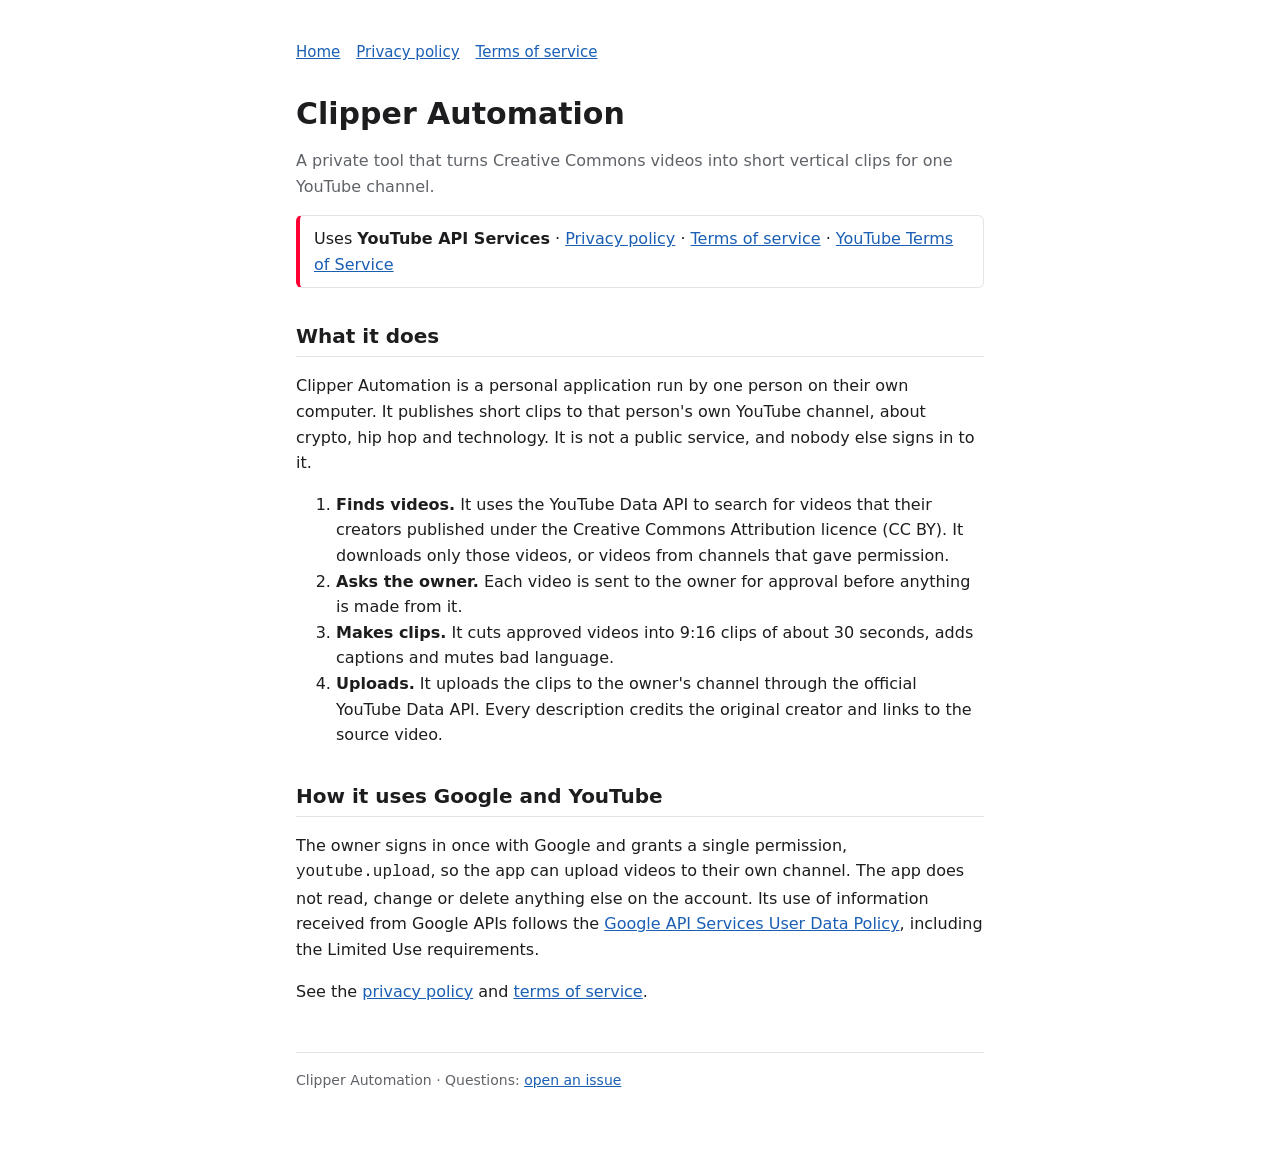
<file: index.html>
<!doctype html>
<html lang="en"><head><meta charset="utf-8"><meta name="viewport" content="width=device-width, initial-scale=1">
<title>Clipper Automation</title><meta name="description" content="Clipper Automation turns Creative Commons videos into credited YouTube Shorts for the owner's own channel."><link rel="stylesheet" href="/style.css"></head>
<body><main>
<nav><a href="/">Home</a><a href="/privacy.html">Privacy policy</a><a href="/terms.html">Terms of service</a></nav>
<h1>Clipper Automation</h1>
<p class="sub">A private tool that turns Creative Commons videos into short vertical clips for one YouTube channel.</p>
<p class="notice">Uses <b>YouTube API Services</b> · <a href="/privacy.html">Privacy policy</a> · <a href="/terms.html">Terms of service</a> · <a href="https://www.youtube.com/t/terms">YouTube Terms of Service</a></p>

<h2>What it does</h2>
<p>Clipper Automation is a personal application run by one person on their own computer. It publishes short clips to that person's own YouTube channel, about crypto, hip hop and technology. It is not a public service, and nobody else signs in to it.</p>
<ol>
  <li><b>Finds videos.</b> It uses the YouTube Data API to search for videos that their creators published under the Creative Commons Attribution licence (CC BY). It downloads only those videos, or videos from channels that gave permission.</li>
  <li><b>Asks the owner.</b> Each video is sent to the owner for approval before anything is made from it.</li>
  <li><b>Makes clips.</b> It cuts approved videos into 9:16 clips of about 30 seconds, adds captions and mutes bad language.</li>
  <li><b>Uploads.</b> It uploads the clips to the owner's channel through the official YouTube Data API. Every description credits the original creator and links to the source video.</li>
</ol>

<h2>How it uses Google and YouTube</h2>
<p>The owner signs in once with Google and grants a single permission, <code>youtube.upload</code>, so the app can upload videos to their own channel. The app does not read, change or delete anything else on the account. Its use of information received from Google APIs follows the <a href="https://developers.google.com/terms/api-services-user-data-policy">Google API Services User Data Policy</a>, including the Limited Use requirements.</p>
<p>See the <a href="/privacy.html">privacy policy</a> and <a href="/terms.html">terms of service</a>.</p>
<footer>Clipper Automation · Questions: <a href="https://github.com/Poeticgangstar/Poeticgangstar.github.io/issues">open an issue</a></footer>
</main></body></html>
</file>
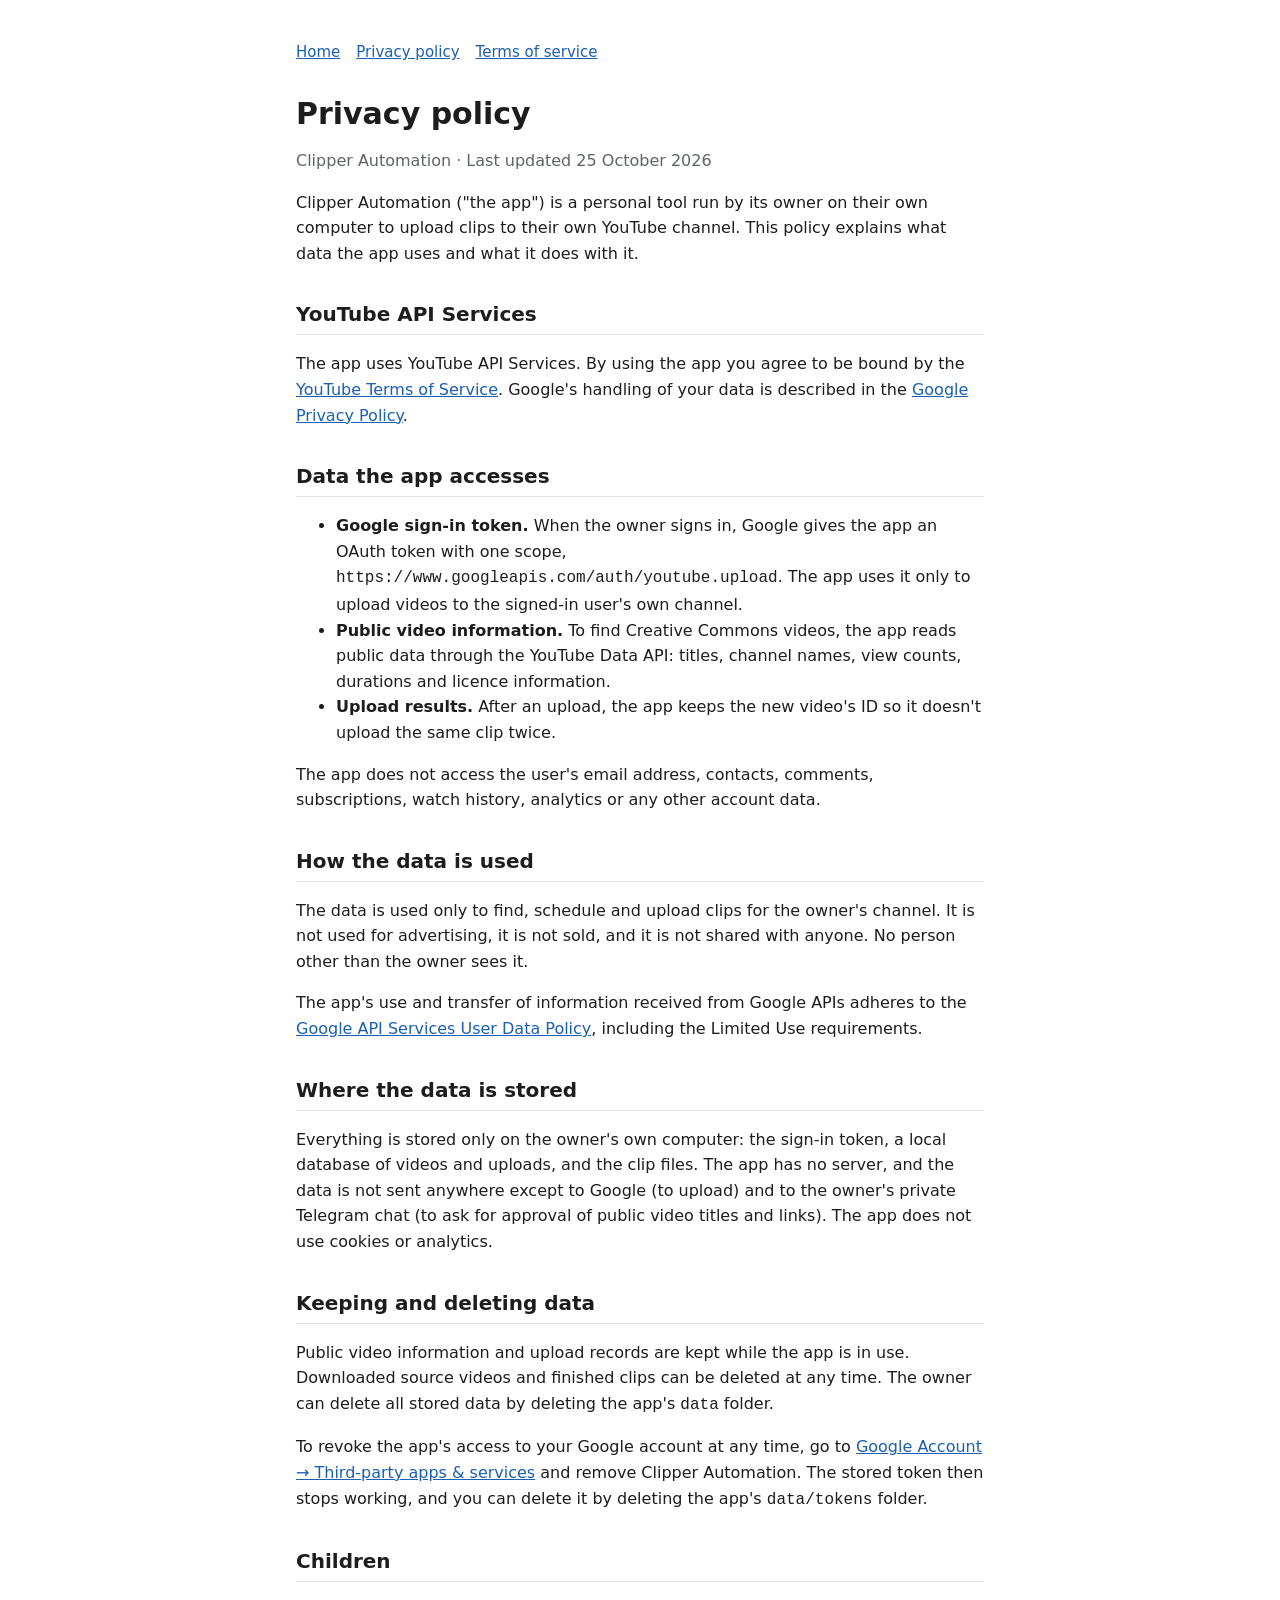
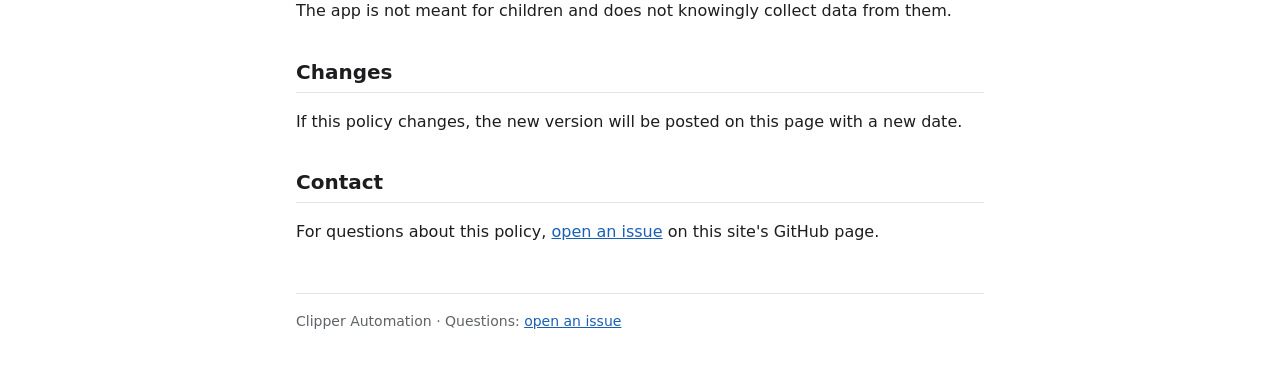
<file: privacy.html>
<!doctype html>
<html lang="en"><head><meta charset="utf-8"><meta name="viewport" content="width=device-width, initial-scale=1">
<title>Privacy Policy</title><meta name="description" content="How Clipper Automation handles data from Google and YouTube."><link rel="stylesheet" href="/style.css"></head>
<body><main>
<nav><a href="/">Home</a><a href="/privacy.html">Privacy policy</a><a href="/terms.html">Terms of service</a></nav>
<h1>Privacy policy</h1>
<p class="sub">Clipper Automation · Last updated 25 October 2026</p>

<p>Clipper Automation ("the app") is a personal tool run by its owner on their own computer to upload clips to their own YouTube channel. This policy explains what data the app uses and what it does with it.</p>

<h2>YouTube API Services</h2>
<p>The app uses YouTube API Services. By using the app you agree to be bound by the <a href="https://www.youtube.com/t/terms">YouTube Terms of Service</a>. Google's handling of your data is described in the <a href="http://www.google.com/policies/privacy">Google Privacy Policy</a>.</p>

<h2>Data the app accesses</h2>
<ul>
  <li><b>Google sign-in token.</b> When the owner signs in, Google gives the app an OAuth token with one scope, <code>https://www.googleapis.com/auth/youtube.upload</code>. The app uses it only to upload videos to the signed-in user's own channel.</li>
  <li><b>Public video information.</b> To find Creative Commons videos, the app reads public data through the YouTube Data API: titles, channel names, view counts, durations and licence information.</li>
  <li><b>Upload results.</b> After an upload, the app keeps the new video's ID so it doesn't upload the same clip twice.</li>
</ul>
<p>The app does not access the user's email address, contacts, comments, subscriptions, watch history, analytics or any other account data.</p>

<h2>How the data is used</h2>
<p>The data is used only to find, schedule and upload clips for the owner's channel. It is not used for advertising, it is not sold, and it is not shared with anyone. No person other than the owner sees it.</p>
<p>The app's use and transfer of information received from Google APIs adheres to the <a href="https://developers.google.com/terms/api-services-user-data-policy">Google API Services User Data Policy</a>, including the Limited Use requirements.</p>

<h2>Where the data is stored</h2>
<p>Everything is stored only on the owner's own computer: the sign-in token, a local database of videos and uploads, and the clip files. The app has no server, and the data is not sent anywhere except to Google (to upload) and to the owner's private Telegram chat (to ask for approval of public video titles and links). The app does not use cookies or analytics.</p>

<h2>Keeping and deleting data</h2>
<p>Public video information and upload records are kept while the app is in use. Downloaded source videos and finished clips can be deleted at any time. The owner can delete all stored data by deleting the app's <code>data</code> folder.</p>
<p>To revoke the app's access to your Google account at any time, go to <a href="https://myaccount.google.com/permissions">Google Account → Third-party apps &amp; services</a> and remove Clipper Automation. The stored token then stops working, and you can delete it by deleting the app's <code>data/tokens</code> folder.</p>

<h2>Children</h2>
<p>The app is not meant for children and does not knowingly collect data from them.</p>

<h2>Changes</h2>
<p>If this policy changes, the new version will be posted on this page with a new date.</p>

<h2>Contact</h2>
<p>For questions about this policy, <a href="https://github.com/Poeticgangstar/Poeticgangstar.github.io/issues">open an issue</a> on this site's GitHub page.</p>
<footer>Clipper Automation · Questions: <a href="https://github.com/Poeticgangstar/Poeticgangstar.github.io/issues">open an issue</a></footer>
</main></body></html>
</file>
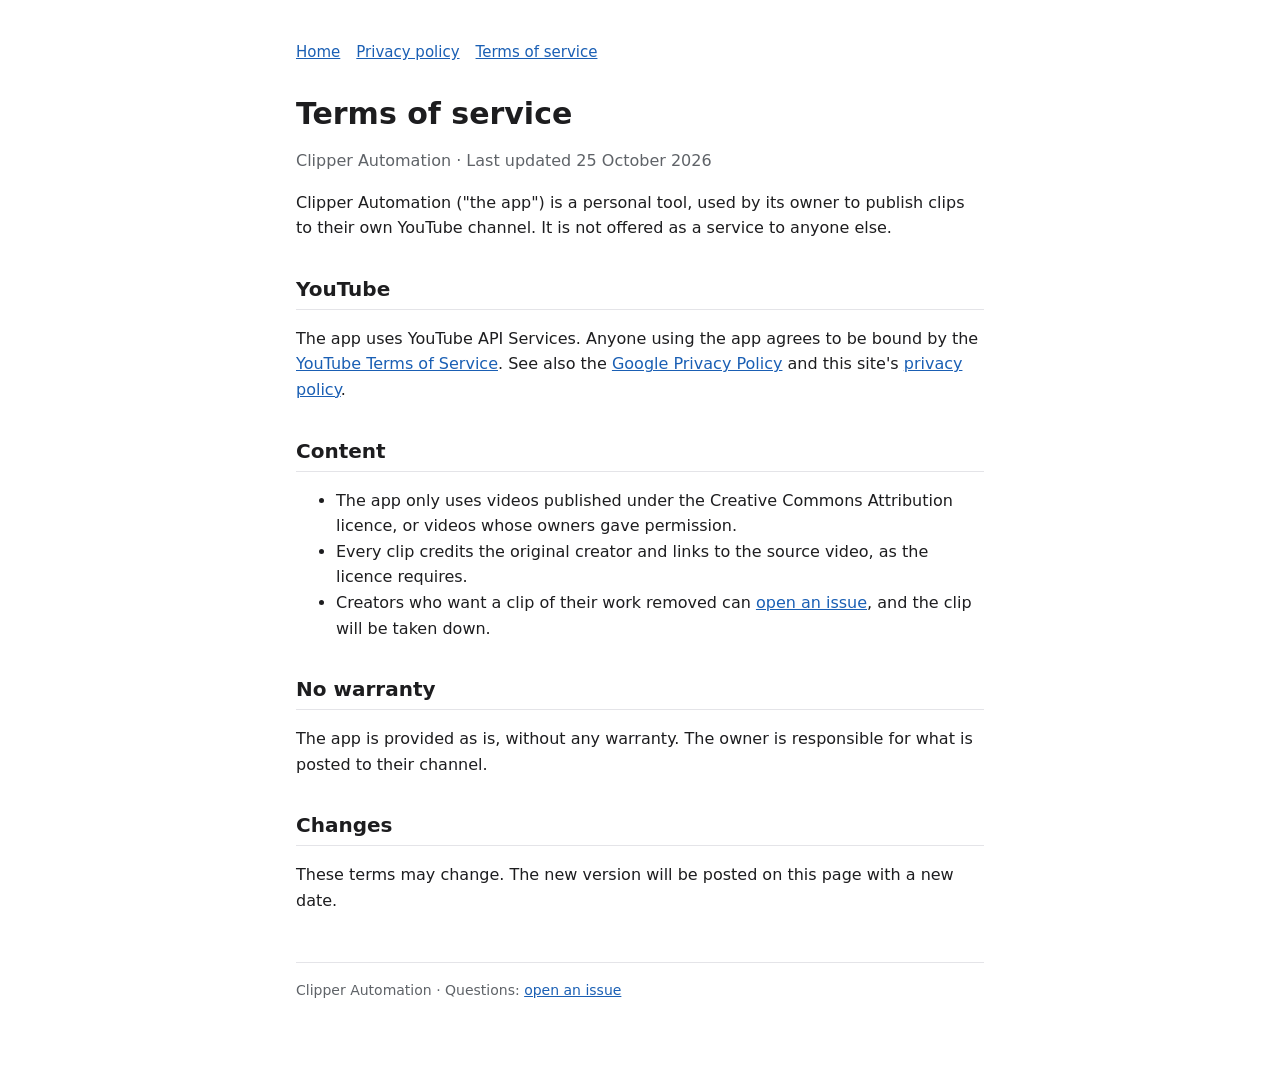
<file: terms.html>
<!doctype html>
<html lang="en"><head><meta charset="utf-8"><meta name="viewport" content="width=device-width, initial-scale=1">
<title>Terms of Service</title><meta name="description" content="Terms for using Clipper Automation."><link rel="stylesheet" href="/style.css"></head>
<body><main>
<nav><a href="/">Home</a><a href="/privacy.html">Privacy policy</a><a href="/terms.html">Terms of service</a></nav>
<h1>Terms of service</h1>
<p class="sub">Clipper Automation · Last updated 25 October 2026</p>

<p>Clipper Automation ("the app") is a personal tool, used by its owner to publish clips to their own YouTube channel. It is not offered as a service to anyone else.</p>

<h2>YouTube</h2>
<p>The app uses YouTube API Services. Anyone using the app agrees to be bound by the <a href="https://www.youtube.com/t/terms">YouTube Terms of Service</a>. See also the <a href="http://www.google.com/policies/privacy">Google Privacy Policy</a> and this site's <a href="/privacy.html">privacy policy</a>.</p>

<h2>Content</h2>
<ul>
  <li>The app only uses videos published under the Creative Commons Attribution licence, or videos whose owners gave permission.</li>
  <li>Every clip credits the original creator and links to the source video, as the licence requires.</li>
  <li>Creators who want a clip of their work removed can <a href="https://github.com/Poeticgangstar/Poeticgangstar.github.io/issues">open an issue</a>, and the clip will be taken down.</li>
</ul>

<h2>No warranty</h2>
<p>The app is provided as is, without any warranty. The owner is responsible for what is posted to their channel.</p>

<h2>Changes</h2>
<p>These terms may change. The new version will be posted on this page with a new date.</p>
<footer>Clipper Automation · Questions: <a href="https://github.com/Poeticgangstar/Poeticgangstar.github.io/issues">open an issue</a></footer>
</main></body></html>
</file>
<file: style.css>
:root { --bg: #ffffff; --fg: #1d1d1f; --muted: #5f6368; --line: #e4e4e8; --link: #1a5fb4; }
@media (prefers-color-scheme: dark) {
  :root { --bg: #121214; --fg: #ececf1; --muted: #a0a0aa; --line: #2c2c32; --link: #8ab4f8; }
}
* { box-sizing: border-box; }
body { margin: 0; background: var(--bg); color: var(--fg); font: 16px/1.6 system-ui, -apple-system, "Segoe UI", Roboto, sans-serif; }
main { max-width: 720px; margin: 0 auto; padding: 40px 16px 64px; }
nav { display: flex; gap: 16px; flex-wrap: wrap; margin-bottom: 32px; font-size: 15px; }
a { color: var(--link); }
h1 { font-size: 30px; line-height: 1.2; margin: 0 0 8px; }
h2 { font-size: 20px; margin: 32px 0 8px; padding-bottom: 4px; border-bottom: 1px solid var(--line); }
.sub, footer { color: var(--muted); }
footer { margin-top: 48px; padding-top: 16px; border-top: 1px solid var(--line); font-size: 14px; }
.notice { border: 1px solid var(--line); border-left: 4px solid #ff0033; border-radius: 6px; padding: 10px 14px; margin: 16px 0 0; }
</file>
